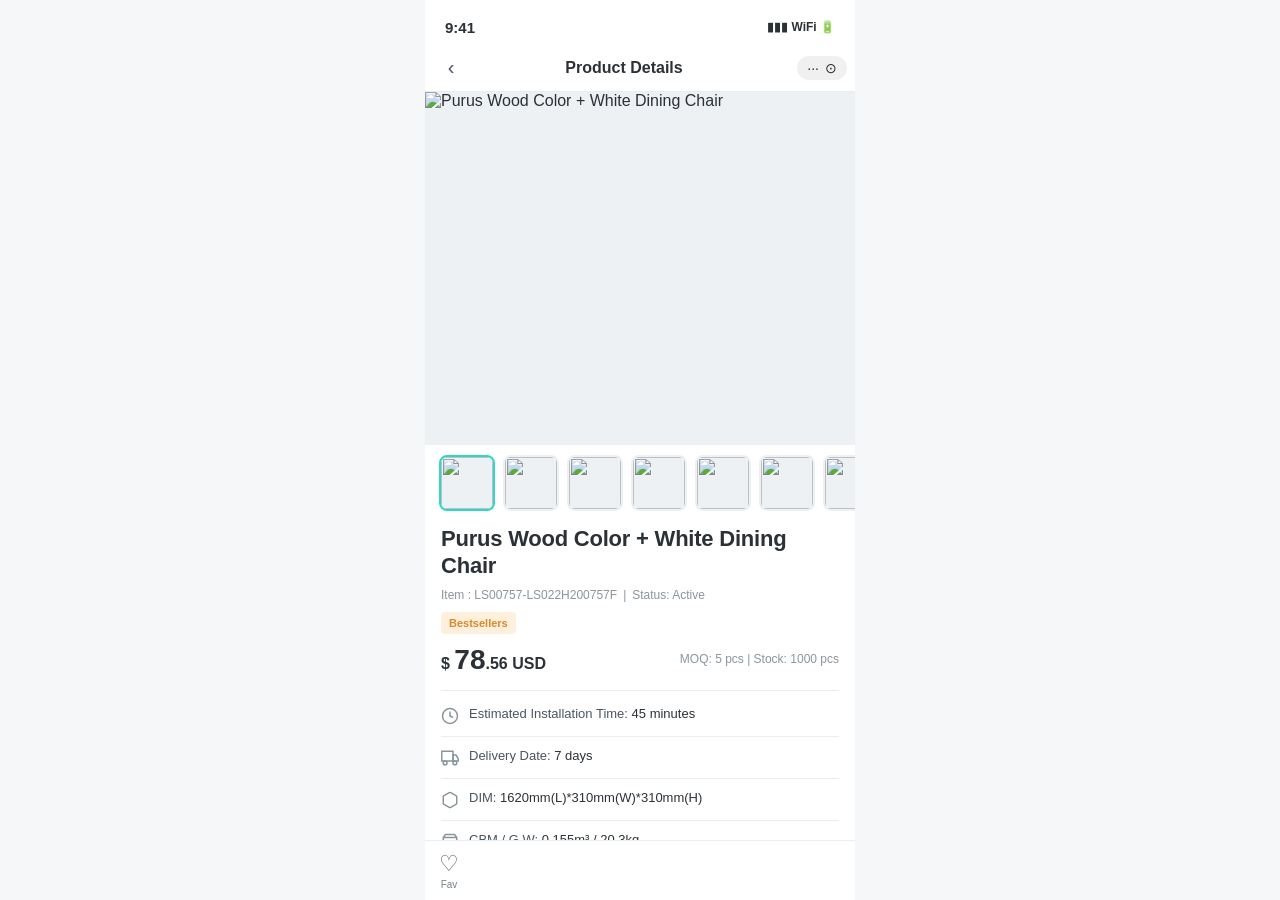
<file: linsy-mall-web-demo-github/商城H5端商品详情Demo.html>
﻿<!DOCTYPE html>
<html lang="zh-CN">
<head>
  <meta charset="UTF-8" />
  <meta name="viewport" content="width=device-width, initial-scale=1.0, viewport-fit=cover" />
  <title>LINSY 林氏 - 商城H5端商品详情Demo</title>
  <style>
    html, body {
      margin: 0;
      width: 100%;
      height: 100%;
      background: #f5f7f8;
      font-family: "Segoe UI", "Microsoft YaHei", "PingFang SC", Arial, sans-serif;
    }
    .frame {
      border: none;
      width: 100%;
      height: 100%;
      display: block;
      background: #fff;
    }
  </style>
</head>
<body>
  <iframe
    class="frame"
    src="./商城H5端交易链路Demo.html"
    title="商城H5端商品详情Demo"
  ></iframe>
</body>
</html>
</file>
